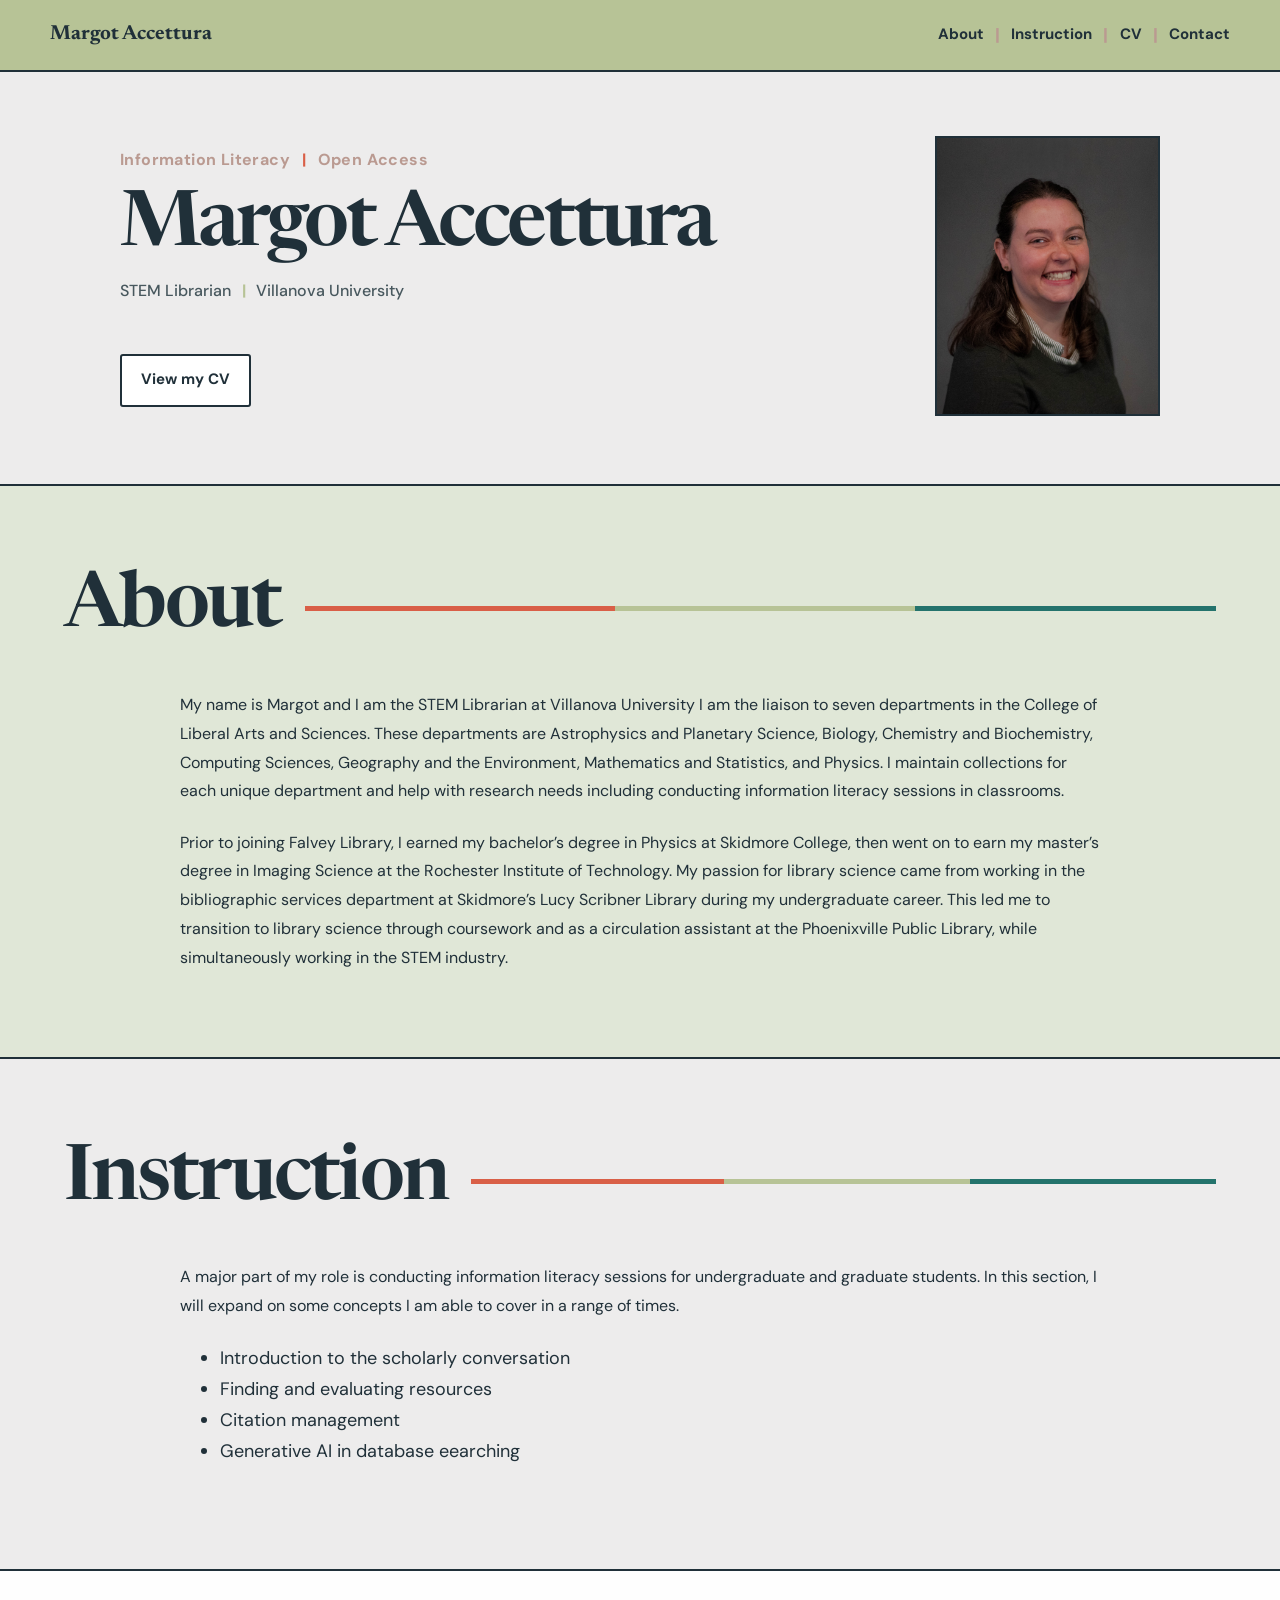
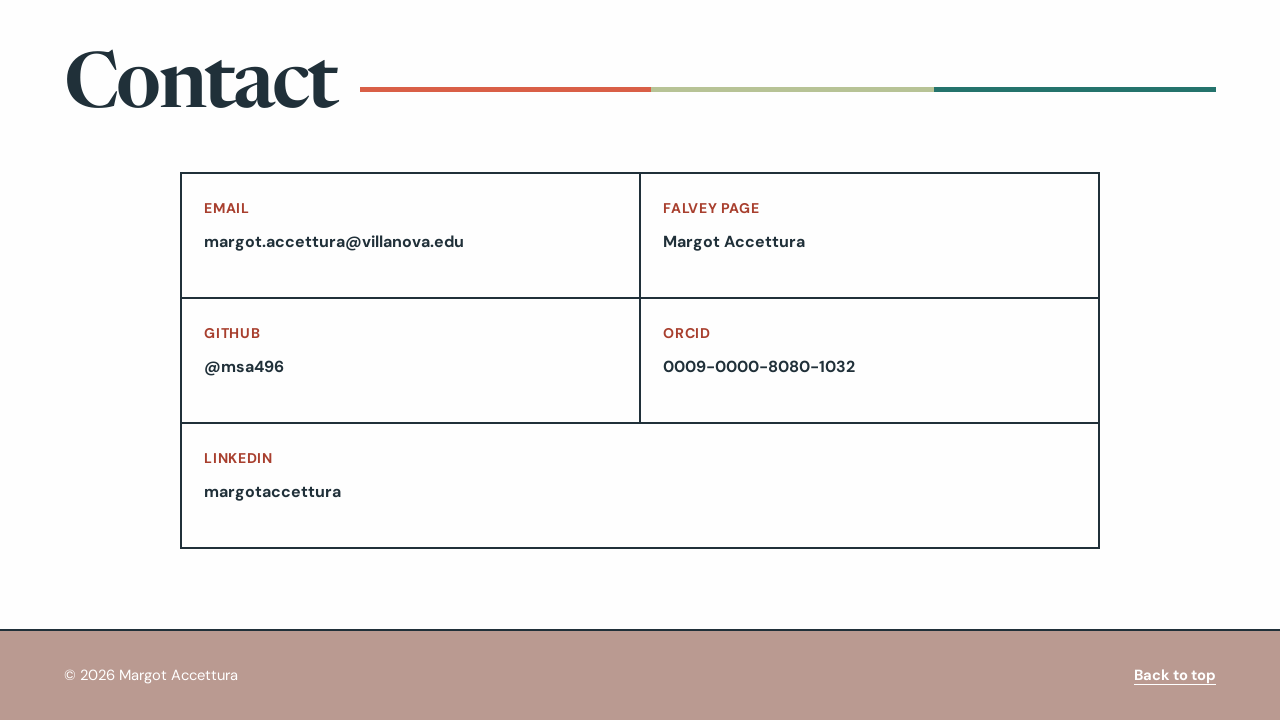
<file: index.html>
<!DOCTYPE html>
<html lang="en">
<head>
  <!-- Google tag (gtag.js) -->
  <script async src="https://www.googletagmanager.com/gtag/js?id=G-W002TBG6JN"></script>
  <script>
    window.dataLayer = window.dataLayer || [];

    function gtag() {
      dataLayer.push(arguments);
    }

    gtag("js", new Date());
    gtag("config", "G-W002TBG6JN");
  </script>

  <meta charset="UTF-8">

  <meta
    name="viewport"
    content="width=device-width, initial-scale=1.0"
  >

  <meta
    name="description"
    content="Margot Accettura is the STEM Librarian at Villanova University's Falvey Library."
  >

  <meta
    name="google-site-verification"
    content="I5xub6OEefj10f1s_MuWulyBxI3-2F2Q8T6CsBY9DDE"
  >

  <title>Margot Accettura | STEM Librarian | Villanova University</title>

  <link
    rel="canonical"
    href="https://msa496.github.io/"
  >

  <link rel="preconnect" href="https://fonts.googleapis.com">
  <link rel="preconnect" href="https://fonts.gstatic.com" crossorigin>

  <link
    href="https://fonts.googleapis.com/css2?family=DM+Sans:wght@400;500;600;700&family=Newsreader:opsz,wght@6..72,500;6..72,600;6..72,700&display=swap"
    rel="stylesheet"
  >

  <script type="application/ld+json">
  {
    "@context": "https://schema.org",
    "@type": "ProfilePage",
    "mainEntity": {
      "@type": "Person",
      "@id": "https://msa496.github.io/#person",
      "name": "Margot Accettura",
      "url": "https://msa496.github.io/",
      "sameAs": [
      ],
      "affiliation": {
        "@type": "CollegeOrUniversity",
        "name": "Villanova University"
      }
    }
  }
  </script>

  <link rel="stylesheet" href="styles.css?v=7">
  <script src="script.js?v=6" defer></script>
</head>

<body>
  <header class="site-header">
    <div class="header-inner">
      <a class="site-name" href="#home">
        Margot Accettura
      </a>

      <nav class="site-navigation" aria-label="Main navigation">
        <a href="#about">About</a>
        <span class="nav-separator" aria-hidden="true">|</span>

        <a href="#instruction">Instruction</a>
        <span class="nav-separator" aria-hidden="true">|</span>

        <a
          href="assets/documents/Accettura_CV.pdf"
          target="_blank"
          rel="noopener noreferrer"
        >
          CV
        </a>
        <span class="nav-separator" aria-hidden="true">|</span>

        <a href="#contact">Contact</a>
      </nav>
    </div>
  </header>

  <main>
    <section id="home" class="hero">
      <div class="hero-copy">
        <h1>Margot Accettura</h1>

        <p class="hero-fields">
          <span class="hero-field">
            Information Literacy
          </span>

          <span
            class="hero-divider"
            aria-hidden="true"
          >
            |
          </span>

          <span class="hero-field">
            Open Access
          </span>
        </p>

        <p class="hero-position">
          <span class="position-item">
            STEM Librarian
          </span>

          <span
            class="hero-divider"
            aria-hidden="true"
          >
            |
          </span>

          <span class="position-item">
            Villanova University
          </span>
        </p>
      </div>

      <div class="hero-image-frame">
        <img
          src="assets/images/about.jpeg"
          alt="Margot Accettura"
        >
      </div>

      <div class="hero-links">
        <a
          class="button button-secondary"
          href="assets/documents/Accettura_CV.pdf"
          target="_blank"
          rel="noopener noreferrer"
        >
          View my CV
        </a>
      </div>
    </section>

    <section id="about" class="section-band about-band">
      <div class="content-section">
        <div class="section-title">
          <h2>About</h2>
        </div>

        <div class="prose">
          <p>
            My name is Margot and I am the STEM Librarian at Villanova University I am the liaison
            to seven departments in the College of Liberal Arts and Sciences. These departments are Astrophysics and Planetary Science,
            Biology, Chemistry and Biochemistry, Computing Sciences, Geography and the Environment, Mathematics and Statistics, and Physics.
            I maintain collections for each unique department and help with research needs
            including conducting information literacy sessions in classrooms.
          </p>

          <p>
            Prior to joining Falvey Library, I earned my bachelor’s degree in Physics at Skidmore College,
            then went on to earn my master’s degree in Imaging Science at the Rochester Institute of Technology.
            My passion for library science came from working in the bibliographic services department at
            Skidmore’s Lucy Scribner Library during my undergraduate career.
            This led me to transition to library science through coursework and as a circulation assistant
            at the Phoenixville Public Library, while simultaneously working in the STEM industry.

          </p>
        </div>
      </div>
    </section>

    <section id="instruction" class="section-band instruction-band">
      <div class="content-section">
        <div class="section-title">
          <h2>Instruction</h2>
        </div>

        <div class="prose">
          <p>
            A major part of my role is conducting information literacy sessions for undergraduate and graduate students.
            In this section, I will expand on some concepts I am able to cover in a range of times.
          </p>
          <p>
            <ul>
              <li>Introduction to the scholarly conversation</li>
              <li>Finding and evaluating resources</li>
              <li>Citation management</li>
              <li>Generative AI in database eearching</li>
          </ul>
          </p>
        </div>
      </div>
    </section>

    <section id="contact" class="section-band contact-band">
      <div class="content-section">
        <div class="section-title">
          <h2>Contact</h2>
        </div>

        <div class="contact-list">
          <a href="mailto:margot.accettura@villanova.edu">
            <span>Email</span>
            <strong>margot.accettura@villanova.edu</strong>
          </a>

          <a
            href="https://library.villanova.edu/about-falvey/contact-us/staff/Margot-Accettura"
            target="_blank"
            rel="noopener noreferrer"
          >
            <span>Falvey Page</span>
            <strong>Margot Accettura</strong>
          </a>

          <a
            href="https://github.com/msa496/"
            target="_blank"
            rel="noopener noreferrer"
          >
            <span>GitHub</span>
            <strong>@msa496</strong>
          </a>

          <a
            href="https://orcid.org/0009-0000-8080-1032"
            target="_blank"
            rel="noopener noreferrer"
          >
            <span>ORCID</span>
            <strong>0009-0000-8080-1032</strong>
          </a>

          <a
            href="https://www.linkedin.com/in/margot-accettura-b85469110/"
            target="_blank"
            rel="noopener noreferrer"
          >
            <span>LinkedIn</span>
            <strong>margotaccettura</strong>
          </a>
        </div>
      </div>
    </section>
  </main>

  <footer class="site-footer">
    <p>
      © <span id="current-year"></span> Margot Accettura
    </p>

    <a href="#home">
      Back to top
    </a>
  </footer>
</body>
</html>
</file>
<file: styles.css>
:root {
  --ink: #203039;
  --ink-soft: #48585e;
  --coral: #d95f47;
  --coral-dark: #a83f2e;
  --sorbet1: #B7C396;
  --teal: #24736c;
  --brown: #BA9A91;

  --hero-background: #EDECEC;
  --about-background: #E0E7D7;
  --research-background: #fffefa;
  --publications-background: #CCCCCC;
  --mentoring-background: #fff1cf;
  --contact-background: #FEFEFE;

  --white: #ffffff;
  --max-width: 1180px;
}

* {
  box-sizing: border-box;
}

html {
  scroll-behavior: smooth;
}

body {
  margin: 0;
  background: var(--hero-background);
  color: var(--ink);
  font-family: "DM Sans", Arial, sans-serif;
  font-size: 18px;
  line-height: 1.72;
}

img {
  display: block;
  max-width: 100%;
}

a {
  color: inherit;
}

summary {
  font: inherit;
}

/* HEADER */

.site-header {
  position: sticky;
  top: 0;
  z-index: 100;
  background: var(--sorbet1);
  border-bottom: 2px solid var(--ink);
}

.header-inner {
  display: flex;
  align-items: center;
  justify-content: space-between;
  gap: 2rem;
  width: min(var(--max-width), 94vw);
  min-height: 70px;
  margin: 0 auto;
}

.site-name {
  flex: 0 0 auto;
  color: var(--ink);
  font-family: "Newsreader", Georgia, serif;
  font-size: 1.28rem;
  font-weight: 700;
  text-decoration: none;
  white-space: nowrap;
}

.site-navigation {
  display: flex;
  flex: 0 1 auto;
  align-items: center;
  justify-content: flex-end;
  min-width: 0;
  overflow-x: auto;
  white-space: nowrap;
  scrollbar-width: none;
}

.site-navigation::-webkit-scrollbar {
  display: none;
}

.site-navigation a {
  position: relative;
  color: var(--ink);
  font-size: 0.94rem;
  font-weight: 700;
  text-decoration: none;
}

.site-navigation a::after {
  position: absolute;
  right: 0;
  bottom: -0.28rem;
  left: 0;
  height: 3px;
  background: var(--brown);
  content: "";
  transform: scaleX(0);
  transform-origin: left;
  transition: transform 160ms ease;
}

.site-navigation a:hover::after,
.site-navigation a:focus::after {
  transform: scaleX(1);
}

.nav-separator {
  margin: 0 0.7rem;
  color: var(--brown);
  font-weight: 700;
}

/* HERO */

.hero {
  display: grid;
  grid-template-columns: minmax(0, 740px) 225px;
  align-items: center;
  justify-content: space-between;
  gap: 3rem;
  width: min(1040px, 90vw);
  margin: 0 auto;
  padding: 4rem 0 4.25rem;
  background: var(--hero-background);
}

.hero-copy {
  min-width: 0;
}

.hero-fields {
  margin: 0 0 1.05rem;
  color: var(--brown);
  font-size: 1rem;
  font-weight: 700;
  letter-spacing: 0.025em;
  white-space: nowrap;
}

.hero-fields span {
  padding: 0 0.45rem;
  color: var(--coral);
}

.hero h1 {
  margin: 0;
  color: var(--ink);
  font-family: "Newsreader", Georgia, serif;
  font-size: clamp(3rem, 6vw, 5.1rem);
  font-weight: 600;
  letter-spacing: -0.045em;
  line-height: 0.98;
  white-space: nowrap;
}

.fellowship-line {
  display: flex;
  align-items: center;
  gap: 0.65rem;
  margin-top: 1.5rem;
  font-size: 1rem;
  font-weight: 700;
  white-space: nowrap;
}

.fellowship-line a {
  color: var(--coral-dark);
  text-decoration-color: var(--sorbet1);
  text-decoration-thickness: 3px;
  text-underline-offset: 0.24rem;
}

.fellowship-line a:hover,
.fellowship-line a:focus {
  color: var(--brown);
  text-decoration-color: var(--teal);
}

.fellowship-line span {
  color: var(--ink-soft);
}

.hero-position {
  margin: 0.75rem 0 0;
  color: var(--ink-soft);
  font-size: 1rem;
  font-weight: 500;
  white-space: nowrap;
}

.hero-position span {
  padding: 0 0.42rem;
  color: var(--sorbet1);
  font-weight: 700;
}

.hero-links {
  display: flex;
  flex-wrap: wrap;
  gap: 0.9rem;
  margin-top: 1.85rem;
}

.button {
  display: inline-flex;
  align-items: center;
  justify-content: center;
  min-height: 48px;
  padding: 0.72rem 1.2rem;
  border: 2px solid var(--ink);
  border-radius: 3px;
  font-size: 0.94rem;
  font-weight: 700;
  text-decoration: none;
  transition:
    background 150ms ease,
    color 150ms ease,
    transform 150ms ease;
}

.button:hover,
.button:focus {
  transform: translateY(-2px);
}

.button-primary {
  background: var(--coral);
  color: var(--white);
}

.button-primary:hover,
.button-primary:focus {
  background: var(--coral-dark);
}

.button-secondary {
  background: var(--white);
  color: var(--ink);
}

.button-secondary:hover,
.button-secondary:focus {
  background: var(--sorbet1);
}

.hero-image-frame {
  width: 225px;
  justify-self: center;
  overflow: hidden;
  background: transparent;
  border: 2px solid var(--ink);
}

.hero-image-frame img {
  width: 100%;
  aspect-ratio: 4 / 5;
  object-fit: cover;
  object-position: center;
}

/* SECTION BACKGROUNDS */

.section-band {
  width: 100%;
  border-top: 2px solid var(--ink);
  scroll-margin-top: 70px;
}

.about-band {
  background: var(--about-background);
}

.research-band {
  background: var(--research-background);
}

.publications-band {
  background: var(--publications-background);
}

.mentoring-band {
  background: var(--mentoring-background);
}

.contact-band {
  background: var(--contact-background);
  border-bottom: 2px solid var(--ink);
}

.content-section {
  width: min(var(--max-width), 90vw);
  margin: 0 auto;
  padding: 5.25rem 0;
}

.research-band .content-section {
  padding-top: 6rem;
  padding-bottom: 6rem;
}

.publications-band .content-section {
  padding-top: 4.5rem;
  padding-bottom: 4.5rem;
}

.mentoring-band .content-section {
  padding-top: 5rem;
  padding-bottom: 5rem;
}

.contact-band .content-section {
  padding-top: 5rem;
  padding-bottom: 5rem;
}

/* SECTION HEADINGS */

.section-title {
  display: flex;
  align-items: center;
  gap: 1.5rem;
  margin-bottom: 2.75rem;
}

.section-title h2 {
  flex: 0 0 auto;
  margin: 0;
  color: var(--ink);
  font-family: "Newsreader", Georgia, serif;
  font-size: clamp(2.8rem, 6vw, 5rem);
  font-weight: 600;
  letter-spacing: -0.035em;
  line-height: 1;
}

.section-title::after {
  width: 100%;
  height: 5px;
  background:
    linear-gradient(
      90deg,
      var(--coral) 0 34%,
      var(--sorbet1) 34% 67%,
      var(--teal) 67% 100%
    );
  content: "";
}

/* BODY TEXT */

.prose {
  width: 100%;
  max-width: 920px;
  margin-right: auto;
  margin-left: auto;
}

.prose p {
  margin: 0 0 1.4rem;
  color: var(--ink);
  font-size: 1rem;
  line-height: 1.8;
}

.prose p:last-child {
  margin-bottom: 0;
}

.inline-link {
  color: var(--coral-dark);
  font-weight: 700;
  text-decoration-color: var(--sorbet1);
  text-decoration-thickness: 3px;
  text-underline-offset: 0.18rem;
}

.inline-link:hover,
.inline-link:focus {
  color: var(--brown);
  text-decoration-color: var(--teal);
}

/* RESEARCH AREAS */

.research-area {
  margin-top: 6.5rem;
}

.research-area:first-of-type {
  margin-top: 0;
}

.research-area-title {
  display: grid;
  grid-template-columns: 44px minmax(0, 1fr);
  gap: 0.75rem;
  align-items: start;
  margin-bottom: 2rem;
}

.research-area-title span {
  padding-top: 0.5rem;
  color: var(--coral);
  font-size: 0.78rem;
  font-weight: 700;
  letter-spacing: 0.08em;
  opacity: 0.82;
}

.research-area-title h3 {
  max-width: 830px;
  margin: 0;
  color: var(--ink);
  font-family: "Newsreader", Georgia, serif;
  font-size: clamp(2rem, 4vw, 3.35rem);
  font-weight: 600;
  letter-spacing: -0.025em;
  line-height: 1.08;
}

/* RESEARCH CARDS */

.project-grid {
  display: grid;
  grid-template-columns: repeat(2, minmax(0, 1fr));
  gap: 1.5rem;
  align-items: stretch;
}

.project-grid-single {
  grid-template-columns: 1fr;
}

.project-card {
  height: 100%;
  overflow: hidden;
  background: var(--white);
  border: 2px solid var(--ink);
  border-radius: 4px;
}

.project-card summary {
  display: flex;
  height: 100%;
  min-height: 520px;
  flex-direction: column;
  cursor: pointer;
  list-style: none;
}

.project-card summary::-webkit-details-marker {
  display: none;
}

.project-image {
  height: 225px;
  overflow: hidden;
  background: var(--contact-background);
  border-bottom: 2px solid var(--ink);
}

.project-image img {
  width: 100%;
  height: 100%;
  object-fit: cover;
}

.project-introduction {
  display: flex;
  flex: 1;
  flex-direction: column;
  padding: 1.65rem;
}

.project-status {
  margin: 0 0 0.8rem;
  color: var(--coral-dark);
  font-size: 0.88rem;
  font-weight: 700;
  letter-spacing: 0.045em;
  text-transform: uppercase;
}

.project-introduction h4 {
  min-height: 2.25em;
  margin: 0 0 1rem;
  color: var(--ink);
  font-family: "Newsreader", Georgia, serif;
  font-size: clamp(1.75rem, 2.8vw, 2.45rem);
  font-weight: 600;
  letter-spacing: -0.025em;
  line-height: 1.08;
}

.project-preview {
  min-height: 6.4em;
  margin: 0;
  color: var(--ink-soft);
  font-size: 0.97rem;
  line-height: 1.65;
}

.project-action {
  align-self: flex-start;
  margin-top: auto;
  padding-top: 1.4rem;
  padding-bottom: 0.1rem;
  border-bottom: 3px solid var(--sorbet1);
  color: var(--ink);
  font-size: 0.9rem;
  font-weight: 700;
  text-transform: uppercase;
}

.project-action::after {
  color: var(--coral);
  content: " +";
}

.project-card[open] {
  grid-column: 1 / -1;
  height: auto;
}

.project-card[open] summary {
  display: grid;
  grid-template-columns: 320px minmax(0, 1fr);
  min-height: 0;
  height: auto;
}

.project-card[open] .project-image {
  height: 100%;
  min-height: 280px;
  border-right: 2px solid var(--ink);
  border-bottom: 0;
}

.project-card[open] .project-introduction h4,
.project-card[open] .project-preview {
  min-height: 0;
}

.project-card[open] .project-action {
  margin-top: 1.5rem;
  padding-top: 0;
}

.project-card[open] .project-action::after {
  content: " −";
}

.project-details {
  max-width: 920px;
  margin: 0 auto;
  padding: 2.5rem;
  border-top: 2px solid var(--ink);
}

.project-details p {
  font-size: 1rem;
  line-height: 1.8;
}

/* FULL-WIDTH DRYLAND CARD */

.feature-card {
  width: 100%;
}

.feature-card summary,
.feature-card[open] summary {
  display: grid;
  grid-template-columns: minmax(320px, 42%) minmax(0, 58%);
  min-height: 340px;
  height: auto;
}

.feature-card .project-image,
.feature-card[open] .project-image {
  height: 100%;
  min-height: 340px;
  border-right: 2px solid var(--ink);
  border-bottom: 0;
}

.feature-card .project-introduction {
  justify-content: center;
  padding: clamp(2rem, 5vw, 3.5rem);
}

.feature-card .project-introduction h4,
.feature-card .project-preview {
  min-height: 0;
}

.feature-card .project-action {
  margin-top: 1.8rem;
  padding-top: 0;
}

.text-link {
  display: inline-block;
  margin-top: 1rem;
  padding-bottom: 0.12rem;
  border-bottom: 3px solid var(--sorbet1);
  color: var(--brown);
  font-size: 0.96rem;
  font-weight: 700;
  text-decoration: none;
}

.text-link:hover,
.text-link:focus {
  border-color: var(--coral);
  color: var(--coral-dark);
}

/* PUBLICATIONS */

.disabled-button {
  margin-top: 1rem;
  background: rgba(255, 255, 255, 0.55);
  border-color: var(--ink-soft);
  color: var(--ink-soft);
  cursor: not-allowed;
}

.disabled-button:hover,
.disabled-button:focus {
  transform: none;
}

/* CONTACT */

.contact-list {
  display: grid;
  grid-template-columns: repeat(2, minmax(0, 1fr));
  width: 100%;
  max-width: 920px;
  margin-right: auto;
  margin-left: auto;
  border-top: 2px solid var(--ink);
  border-left: 2px solid var(--ink);
}

.contact-list a {
  display: flex;
  min-height: 125px;
  flex-direction: column;
  padding: 1.4rem;
  background: rgba(255, 255, 255, 0.6);
  border-right: 2px solid var(--ink);
  border-bottom: 2px solid var(--ink);
  color: var(--ink);
  text-decoration: none;
  transition: background 150ms ease;
}

.contact-list a:hover,
.contact-list a:focus {
  background: var(--sorbet1);
}

.contact-list a:last-child:nth-child(odd) {
  grid-column: 1 / -1;
}

.contact-list span {
  margin-bottom: 0.45rem;
  color: var(--coral-dark);
  font-size: 0.88rem;
  font-weight: 700;
  letter-spacing: 0.045em;
  text-transform: uppercase;
}

.contact-list strong {
  overflow-wrap: anywhere;
  font-size: 1rem;
}

/* FOOTER */

.site-footer {
  display: flex;
  align-items: center;
  justify-content: space-between;
  padding: 2rem 5vw;
  background: var(--brown);
  color: var(--white);
  font-size: 0.92rem;
}

.site-footer p {
  margin: 0;
}

.site-footer a {
  color: var(--white);
  font-weight: 700;
  text-underline-offset: 0.25rem;
}

/* TABLET */

@media (max-width: 1000px) {
  .header-inner {
    gap: 1rem;
  }

  .site-name {
    font-size: 1.16rem;
  }

  .site-navigation a {
    font-size: 0.86rem;
  }

  .nav-separator {
    margin: 0 0.45rem;
  }

  .hero {
    grid-template-columns: minmax(0, 1fr) 185px;
    width: min(920px, 90vw);
    gap: 2.5rem;
    padding-top: 4rem;
    padding-bottom: 4.25rem;
  }

  .hero-image-frame {
    width: 185px;
  }

  .hero h1 {
    font-size: clamp(2.8rem, 6vw, 4.6rem);
  }

  .hero-fields,
  .fellowship-line,
  .hero-position {
    font-size: 0.92rem;
  }
}

/* SMALL TABLET */

@media (max-width: 780px) {
  .header-inner {
    width: 96vw;
  }

  .site-name {
    margin-right: 0.5rem;
  }

  .hero {
    grid-template-columns: minmax(0, 1fr) 155px;
    gap: 1.75rem;
    width: 92vw;
  }

  .hero-image-frame {
    width: 155px;
  }

  .hero h1 {
    font-size: clamp(2.45rem, 8vw, 3.7rem);
  }

  .hero-fields {
    white-space: normal;
  }

  .fellowship-line,
  .hero-position {
    flex-wrap: wrap;
    white-space: normal;
  }

  .project-grid {
    grid-template-columns: 1fr;
  }

  .project-card summary {
    min-height: 0;
  }

  .project-introduction h4,
  .project-preview {
    min-height: 0;
  }

  .project-action {
    margin-top: 1.5rem;
    padding-top: 0;
  }

  .project-card[open] summary,
  .feature-card summary,
  .feature-card[open] summary {
    grid-template-columns: 1fr;
  }

  .project-card[open] .project-image,
  .feature-card .project-image,
  .feature-card[open] .project-image {
    height: 280px;
    min-height: 0;
    border-right: 0;
    border-bottom: 2px solid var(--ink);
  }
}

/* MOBILE */

@media (max-width: 600px) {
  body {
    font-size: 17px;
  }

  .site-header {
    position: relative;
  }

  .header-inner {
    min-height: 64px;
  }

  .site-name {
    font-size: 1.05rem;
  }

  .site-navigation a {
    font-size: 0.82rem;
  }

  .nav-separator {
    margin: 0 0.34rem;
  }

  .hero {
    grid-template-columns: 1fr;
    padding-top: 3.25rem;
    padding-bottom: 4rem;
  }

  .hero-image-frame {
    grid-row: 1;
    width: 170px;
    justify-self: start;
  }

  .hero h1 {
    font-size: clamp(2.7rem, 13vw, 4rem);
  }

  .content-section {
    width: 92vw;
    padding-top: 4.5rem;
    padding-bottom: 4.5rem;
  }

  .research-band .content-section {
    padding-top: 5rem;
    padding-bottom: 5rem;
  }

  .publications-band .content-section,
  .mentoring-band .content-section,
  .contact-band .content-section {
    padding-top: 4.25rem;
    padding-bottom: 4.25rem;
  }

  .section-title {
    gap: 0.9rem;
    margin-bottom: 2.5rem;
  }

  .section-title h2 {
    font-size: clamp(2.5rem, 13vw, 4rem);
  }

  .section-title::after {
    height: 4px;
  }

  .research-area {
    margin-top: 5.5rem;
  }

  .research-area-title {
    grid-template-columns: 1fr;
    gap: 0.15rem;
  }

  .contact-list {
    grid-template-columns: 1fr;
  }

  .site-footer {
    align-items: flex-start;
    flex-direction: column;
    gap: 0.7rem;
  }
}

/* === MOBILE HEADER AND HERO UPDATE === */

/*
  The hero buttons are separate from hero-copy so the portrait can appear
  between the text and buttons on mobile while preserving the desktop layout.
*/

.hero {
  grid-template-areas:
    "copy image"
    "links image";
  row-gap: 1.85rem;
}

.hero-copy {
  display: flex;
  grid-area: copy;
  flex-direction: column;
}

.hero-copy h1 {
  order: 2;
}

.hero-fields {
  order: 1;
}

.fellowship-line {
  order: 3;
}

.hero-position {
  order: 4;
}

.hero-links {
  grid-area: links;
  margin-top: 0;
}

.hero-image-frame {
  grid-area: image;
}

.hero-fields .hero-divider {
  padding: 0 0.45rem;
  color: var(--coral);
}

.fellowship-line .hero-divider {
  color: var(--ink-soft);
}

.hero-position .hero-divider {
  padding: 0 0.42rem;
  color: var(--sorbet1);
  font-weight: 700;
}

@media (max-width: 1000px) {
  .hero {
    row-gap: 1.65rem;
  }
}

@media (max-width: 780px) {
  .hero {
    row-gap: 1.5rem;
  }
}

@media (max-width: 600px) {
  html,
  body {
    max-width: 100%;
    overflow-x: hidden;
  }

  body {
    font-size: 17px;
  }

  .site-header {
    position: relative;
  }

  .header-inner {
    width: calc(100% - 2rem);
    min-height: 0;
    flex-direction: column;
    align-items: flex-start;
    justify-content: center;
    gap: 0.35rem;
    padding: 0.75rem 0 0.85rem;
  }

  .site-name {
    margin: 0;
    font-size: 1.12rem;
    line-height: 1.2;
  }

  .site-navigation {
    width: 100%;
    flex-wrap: wrap;
    justify-content: flex-start;
    overflow: visible;
    row-gap: 0.1rem;
    white-space: normal;
  }

  .site-navigation a {
    font-size: 0.78rem;
    line-height: 1.5;
  }

  .nav-separator {
    margin: 0 0.28rem;
    font-size: 0.78rem;
  }

  .hero {
    grid-template-columns: 1fr;
    grid-template-areas:
      "copy"
      "image"
      "links";
    width: calc(100% - 2rem);
    column-gap: 0;
    row-gap: 1.8rem;
    padding-top: 2.75rem;
    padding-bottom: 3.5rem;
  }

  .hero-copy {
    align-items: flex-start;
  }

  .hero h1 {
    order: 1;
    margin: 0 0 1.5rem;
    font-size: clamp(2.5rem, 11vw, 3.35rem);
    line-height: 0.98;
    white-space: normal;
  }

  .hero-fields {
    display: grid;
    order: 2;
    gap: 0.2rem;
    margin: 0 0 1.5rem;
    font-size: 0.98rem;
    line-height: 1.45;
    white-space: normal;
  }

  .hero-field,
  .position-item,
  .fellowship-line a {
    display: block;
  }

  .hero-copy .hero-divider {
    display: none;
  }

  .fellowship-line {
    display: grid;
    order: 3;
    align-items: start;
    gap: 0.35rem;
    margin: 0 0 1.4rem;
    font-size: 0.93rem;
    line-height: 1.45;
    white-space: normal;
  }

  .hero-position {
    display: grid;
    order: 4;
    gap: 0.2rem;
    margin: 0;
    font-size: 0.95rem;
    line-height: 1.5;
    white-space: normal;
  }

  .hero-image-frame {
    grid-area: image;
    grid-row: auto;
    width: min(260px, 78vw);
    justify-self: center;
  }

  .hero-links {
    display: grid;
    grid-area: links;
    grid-template-columns: repeat(2, minmax(0, 1fr));
    width: 100%;
    gap: 0.65rem;
    margin: 0;
  }

  .hero-links .button {
    min-width: 0;
    min-height: 56px;
    padding: 0.65rem 0.45rem;
    font-size: 0.78rem;
    line-height: 1.25;
    text-align: center;
    white-space: normal;
  }
}

/* === MOBILE POLISH V2 === */

@media (max-width: 600px) {
  /*
    1. Keep the mobile header fixed at the top while scrolling.
  */

  .site-header {
    position: sticky;
    top: 0;
    z-index: 100;
  }

  /*
    2. Make the header shorter and keep the navigation beneath the name.
  */

  .header-inner {
    width: calc(100% - 2rem);
    min-height: 0;
    align-items: flex-start;
    gap: 0.15rem;
    padding: 0.55rem 0 0.65rem;
  }

  .site-name {
    margin: 0;
    font-size: 1.08rem;
    line-height: 1.15;
  }

  .site-navigation {
    width: 100%;
    flex-wrap: nowrap;
    justify-content: flex-start;
    overflow: visible;
    white-space: nowrap;
  }

  .site-navigation a,
  .nav-separator {
    font-size: clamp(0.68rem, 2.7vw, 0.78rem);
    line-height: 1.45;
  }

  .nav-separator {
    margin: 0 0.16rem;
  }

  /*
    3. Give every hero text group the same left edge.
  */

  .hero {
    width: calc(100% - 2rem);
    row-gap: 1.55rem;
    padding-top: 2.4rem;
    padding-bottom: 3.25rem;
  }

  .hero-copy {
    width: 100%;
    align-items: flex-start;
    padding-right: 0.6rem;
    padding-left: 0.6rem;
  }

  .hero-copy > * {
    width: 100%;
    margin-left: 0;
    padding-left: 0;
  }

  .hero h1 {
    margin: 0 0 1.3rem;
    color: var(--ink);
    font-size: clamp(2.55rem, 11vw, 3.25rem);
    line-height: 1;
  }

  .hero-fields {
    margin: 0 0 1.35rem;
    padding: 0;
  }

  .fellowship-line {
    margin: 0 0 1.35rem;
    padding: 0;
  }

  .hero-position {
    margin: 0;
    padding: 0;
  }

  /*
    4. Restore the original green, rust-brown, gray and black colors.
  */

  .hero-fields .hero-field {
    padding: 0;
    color: var(--brown);
  }

  .fellowship-line a {
    color: var(--coral-dark);
  }

  .hero-position .position-item {
    padding: 0;
    color: var(--ink-soft);
    font-weight: 500;
  }

  .hero-copy .hero-divider {
    display: none;
  }

  /*
    5. Keep the portrait centered but make it less dominant.
  */

  .hero-image-frame {
    width: min(225px, 68vw);
    justify-self: center;
  }

  /*
    6. Keep both buttons together in one equal-width row.
  */

  .hero-links {
    grid-template-columns: repeat(2, minmax(0, 1fr));
    width: 100%;
    gap: 0.6rem;
  }

  .hero-links .button {
    width: 100%;
    min-width: 0;
    min-height: 52px;
    padding: 0.62rem 0.4rem;
    font-size: 0.77rem;
    line-height: 1.25;
    text-align: center;
  }

  /*
    Prevent anchored sections from hiding underneath the sticky header.
  */

  .section-band {
    scroll-margin-top: 105px;
  }
}

@media (max-width: 360px) {
  .site-navigation a,
  .nav-separator {
    font-size: 0.65rem;
  }

  .nav-separator {
    margin: 0 0.11rem;
  }

  .hero-copy {
    padding-right: 0.35rem;
    padding-left: 0.35rem;
  }

  .hero-image-frame {
    width: min(210px, 68vw);
  }

  .hero-links .button {
    font-size: 0.72rem;
  }
}

/* === FINAL MOBILE HEADER AND COLOR POLISH === */

/*
  Restore the intended desktop hero colors after the hero text
  was divided into separate spans.
*/

.hero-fields .hero-field {
  padding: 0;
  color: var(--brown);
}

.hero-position .position-item {
  padding: 0;
  color: var(--ink-soft);
  font-weight: 500;
}

/*
  Mobile-only adjustments.
*/

@media (max-width: 600px) {
  /*
    Keep the complete yellow header—including the name and all
    navigation links—at the top while the page scrolls.
  */

  .site-header {
    position: -webkit-sticky !important;
    position: sticky !important;
    top: 0;
    z-index: 1000;
    width: 100%;
  }

  .header-inner {
    width: calc(100% - 2rem);
    min-height: 0;
    align-items: flex-start;
    gap: 0.22rem;
    padding-top: 0.65rem;
    padding-bottom: 0.72rem;
  }

  /*
    Slightly enlarge the header text.
  */

  .site-name {
    font-size: 1.16rem;
    line-height: 1.2;
  }

  .site-navigation {
    width: 100%;
    flex-wrap: nowrap;
    justify-content: flex-start;
    overflow: visible;
    white-space: nowrap;
  }

  .site-navigation a,
  .nav-separator {
    font-size: clamp(0.73rem, 2.85vw, 0.82rem);
    line-height: 1.5;
  }

  .nav-separator {
    margin-right: 0.18rem;
    margin-left: 0.18rem;
  }

  /*
    Slightly enlarge the hero text while retaining the intended colors.
  */

  .hero-fields {
    font-size: 1.02rem;
  }

  .hero-fields .hero-field {
    color: var(--brown);
  }

  .fellowship-line {
    font-size: 0.98rem;
  }

  .fellowship-line a {
    color: var(--coral-dark);
  }

  .hero-position {
    font-size: 1rem;
  }

  .hero-position .position-item {
    color: var(--ink-soft);
  }

  /*
    Match both button labels to the research-field text size.
    Button dimensions and photo spacing remain unchanged.
  */

  .hero-links .button {
    padding-right: 0.2rem;
    padding-left: 0.2rem;
    font-size: 1.02rem;
    line-height: 1.15;
  }

  /*
    Account for the taller sticky header when using navigation links.
  */

  .section-band {
    scroll-margin-top: 112px;
  }
}

@media (max-width: 370px) {
  .site-navigation a,
  .nav-separator {
    font-size: 0.69rem;
  }

  .nav-separator {
    margin-right: 0.13rem;
    margin-left: 0.13rem;
  }

  .hero-fields,
  .hero-links .button {
    font-size: 0.94rem;
  }

  .fellowship-line,
  .hero-position {
    font-size: 0.93rem;
  }
}

/* === IOS MOBILE FIXED HEADER V3 === */

@media (max-width: 600px) {
  /*
    A fixed header is more reliable than sticky inside the
    iPhone Safari and Messenger browsers.
  */

  html,
  body {
    max-width: 100%;
    overflow-x: clip !important;
  }

  .site-header {
    position: fixed !important;
    top: 0;
    right: 0;
    left: 0;
    z-index: 2000;
    width: 100%;
    background: var(--sorbet1);
  }

  /*
    JavaScript measures the real header height and gives the
    page matching space so nothing is hidden beneath it.
  */

  main {
    padding-top: var(--mobile-header-height, 82px);
  }

  /*
    Keep the full name and navigation inside the fixed header.
  */

  .header-inner {
    width: calc(100% - 2rem);
    min-height: 0;
    flex-direction: column;
    align-items: flex-start;
    justify-content: center;
    gap: 0.22rem;
    padding-top: 0.65rem;
    padding-bottom: 0.72rem;
  }

  .site-navigation {
    width: 100%;
    flex-wrap: nowrap;
    justify-content: flex-start;
    overflow: visible;
    white-space: nowrap;
  }

  /*
    Give the buttons the same text size as the header links,
    while restoring comfortable space around each label.
  */

  .hero-links .button {
    min-height: 58px;
    padding: 0.9rem 0.55rem;
    font-size: clamp(0.73rem, 2.85vw, 0.82rem);
    line-height: 1.3;
    text-align: center;
  }

  /*
    Keep navigation destinations visible beneath the fixed header.
  */

  .section-band {
    scroll-margin-top:
      calc(var(--mobile-header-height, 82px) + 12px);
  }
}

@media (max-width: 370px) {
  .hero-links .button {
    padding-right: 0.35rem;
    padding-left: 0.35rem;
    font-size: 0.69rem;
  }
}
</file>
